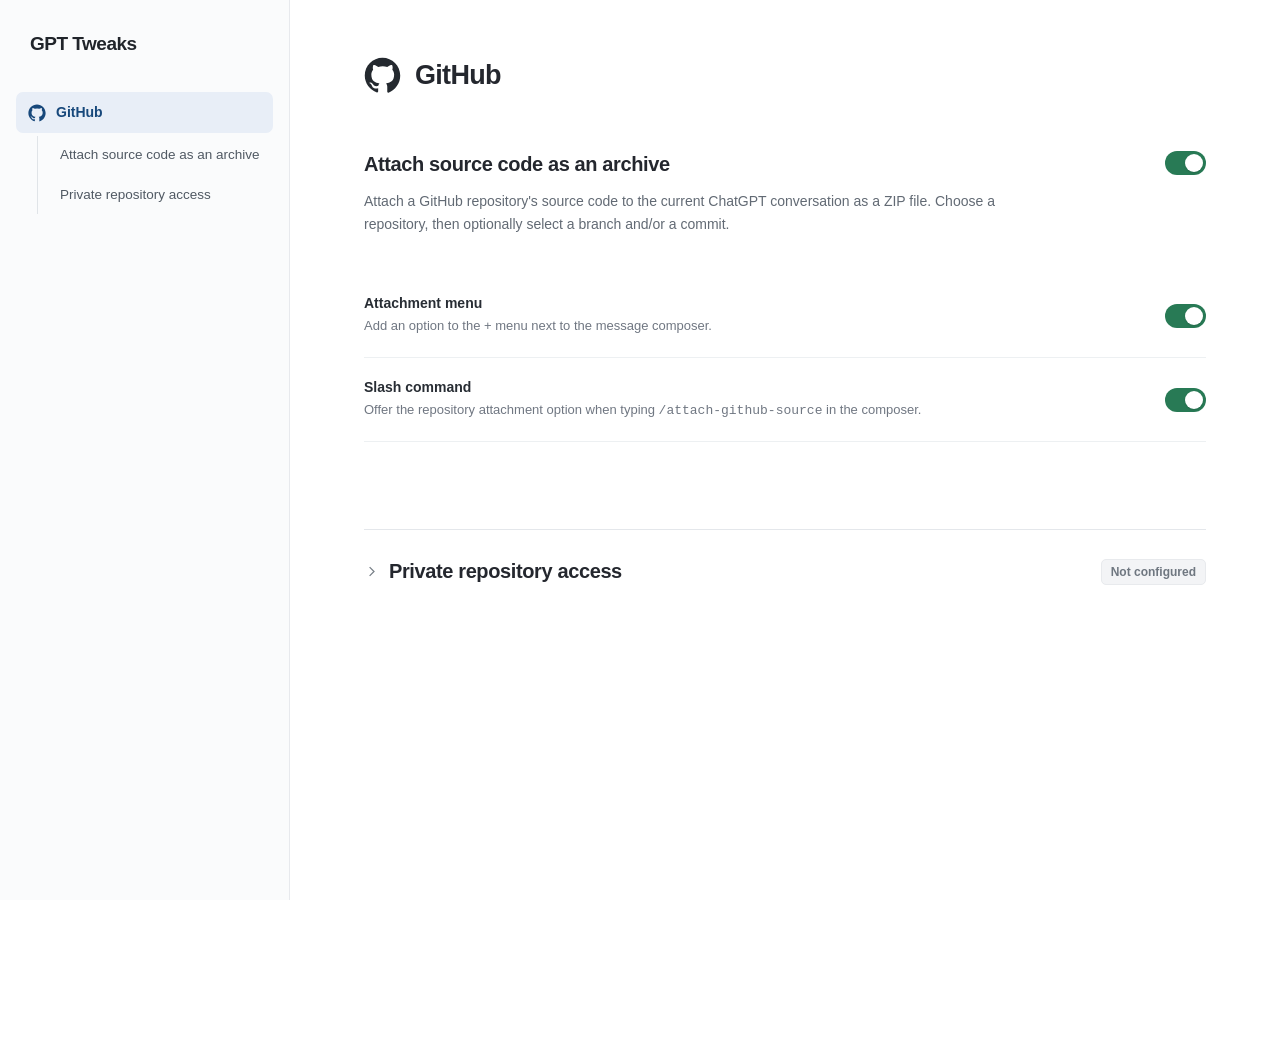
<file: prototype/index.html>
<!doctype html>
<html lang="en">
	<head>
		<meta charset="utf-8" />
		<meta name="viewport" content="width=device-width, initial-scale=1" />
		<meta name="color-scheme" content="light" />
		<title>GPT Tweaks</title>
		<style>
			:root {
				font-family: -apple-system, BlinkMacSystemFont, "Segoe UI", Arial, sans-serif;
				color: #24272e;
				background: #fff;
				font-synthesis: none;
			}
			* {
				box-sizing: border-box;
			}
			html {
				scroll-behavior: smooth;
			}
			body {
				margin: 0;
				min-width: 900px;
			}
			button,
			input {
				font: inherit;
			}
			button {
				cursor: pointer;
			}
			a {
				color: #2164b6;
				text-decoration: none;
			}
			a:hover {
				text-decoration: underline;
			}
			:focus-visible {
				outline: 3px solid #9cbdff;
				outline-offset: 3px;
			}
			.layout {
				display: grid;
				grid-template-columns: 290px minmax(0, 1fr);
				min-height: 100vh;
			}
			.sidebar {
				height: 100vh;
				position: sticky;
				top: 0;
				background: #fafbfc;
				border-right: 1px solid #e7e9ed;
				padding: 33px 16px 24px;
				display: flex;
				flex-direction: column;
			}
			.brand {
				font-weight: 710;
				font-size: 19px;
				letter-spacing: -0.5px;
				margin: 0 14px 37px;
				color: #20242a;
			}
			.nav {
				display: flex;
				flex-direction: column;
				gap: 3px;
			}
			.nav-item {
				display: flex;
				align-items: center;
				gap: 10px;
				padding: 10px 12px;
				border-radius: 7px;
				color: #505963;
				font-size: 14px;
				line-height: 1.45;
				min-height: 41px;
				transition: background 0.15s;
			}
			.nav-item:hover {
				background: #edf0f3;
				text-decoration: none;
			}
			.nav-item[aria-current="location"] {
				background: #e8eef7;
				color: #17487b;
				font-weight: 600;
			}
			.nav-item svg {
				flex: none;
			}
			.nav-child {
				margin-left: 21px;
				padding-left: 12px;
				border-left: 1px solid #e0e4e8;
			}
			.nav-child .nav-item {
				font-size: 13.5px;
				padding: 9px 10px;
				min-height: 38px;
			}
			.nav-child .nav-item + .nav-item {
				margin-top: 2px;
			}
			.main {
				width: min(100%, 1070px);
				padding: 57px 74px max(410px, 52vh);
			}
			.page-heading {
				display: flex;
				gap: 14px;
				align-items: center;
				margin-bottom: 57px;
				scroll-margin-top: 44px;
			}
			.github-mark {
				height: 37px;
				width: 37px;
				color: #24292f;
				flex: none;
			}
			h1 {
				font-size: 27px;
				letter-spacing: -0.7px;
				margin: 0;
				line-height: 1.25;
				font-weight: 675;
			}
			h2 {
				font-size: 20px;
				line-height: 1.35;
				letter-spacing: -0.38px;
				font-weight: 655;
				margin: 0;
			}
			.feature {
				scroll-margin-top: 50px;
			}
			.feature-heading {
				display: flex;
				align-items: flex-start;
				justify-content: space-between;
				gap: 34px;
			}
			.feature-heading h2 {
				max-width: 615px;
			}
			.description {
				font-size: 14px;
				color: #626a74;
				line-height: 1.62;
				max-width: 660px;
				margin: 12px 0 0;
			}
			.feature-body {
				margin-top: 39px;
				transition: opacity 0.16s;
			}
			.feature-body.inactive {
				opacity: 0.46;
			}
			.subheading {
				font-size: 12px;
				text-transform: uppercase;
				color: #707780;
				font-weight: 680;
				letter-spacing: 0.07em;
				margin: 0 0 7px;
			}
			.setting-row {
				display: flex;
				align-items: center;
				justify-content: space-between;
				gap: 26px;
				border-bottom: 1px solid #edf0f2;
				padding: 21px 0;
			}
			.setting-row:last-of-type {
				border-bottom: 0;
			}
			.setting-title {
				font-size: 14px;
				font-weight: 610;
				color: #282d34;
			}
			.setting-description {
				color: #707782;
				font-size: 13px;
				line-height: 1.5;
				margin-top: 5px;
			}
			.switch {
				position: relative;
				display: inline-flex;
				align-items: center;
				width: 41px;
				height: 24px;
				flex: none;
				cursor: pointer;
			}
			.switch input {
				position: absolute;
				opacity: 0;
				width: 100%;
				height: 100%;
				margin: 0;
				cursor: inherit;
			}
			.switch .track {
				display: block;
				width: 41px;
				height: 24px;
				border-radius: 20px;
				background: #c6cbd1;
				transition: background 0.15s;
			}
			.switch .track::after {
				content: "";
				display: block;
				width: 18px;
				height: 18px;
				border-radius: 50%;
				background: #fff;
				box-shadow: 0 1px 2px #0002;
				position: absolute;
				top: 3px;
				left: 3px;
				transition: transform 0.15s;
			}
			.switch input:checked + .track {
				background: #287a55;
			}
			.switch input:checked + .track::after {
				transform: translateX(17px);
			}
			.switch input:focus-visible + .track {
				outline: 3px solid #9cbdff;
				outline-offset: 3px;
			}
			.switch input:disabled {
				cursor: not-allowed;
			}
			.switch:has(input:disabled) {
				cursor: not-allowed;
			}
			.feedback {
				min-height: 22px;
				margin: 9px 0 0;
				font-size: 12.5px;
				color: #9b501e;
			}
			.private-section {
				border-top: 1px solid #e4e7eb;
				margin-top: 56px;
				padding-top: 24px;
				scroll-margin-top: 45px;
			}
			.private-panel {
				border: 0;
				margin: 0;
				padding: 0;
			}
			.private-panel summary {
				list-style: none;
				cursor: pointer;
				display: flex;
				align-items: center;
				gap: 14px;
				justify-content: space-between;
				padding: 4px 0;
			}
			.private-panel summary::-webkit-details-marker {
				display: none;
			}
			.private-panel summary:focus-visible {
				border-radius: 5px;
			}
			.private-label {
				display: flex;
				align-items: center;
				gap: 10px;
				min-width: 0;
			}
			.chevron {
				color: #777f87;
				flex: none;
				transition: transform 0.18s;
			}
			details[open] .chevron {
				transform: rotate(90deg);
			}
			.private-status {
				font-size: 12px;
				font-weight: 550;
				white-space: nowrap;
				color: #6f7780;
				background: #f3f4f6;
				border: 1px solid #e8eaed;
				border-radius: 5px;
				padding: 5px 9px;
			}
			.private-status.configured {
				color: #23583f;
				background: #eff8f2;
				border-color: #d4e8dc;
			}
			.private-body {
				padding: 20px 0 0 28px;
				max-width: 670px;
			}
			.private-body p {
				font-size: 14px;
				line-height: 1.6;
				color: #5b646e;
				margin: 0 0 21px;
			}
			.field-label {
				font-size: 13px;
				font-weight: 610;
				display: block;
				margin-bottom: 9px;
			}
			.input-wrap {
				display: flex;
				align-items: stretch;
				width: 100%;
				max-width: 560px;
				border: 1px solid #cfd5dc;
				border-radius: 7px;
				overflow: hidden;
				background: white;
			}
			.input-wrap:focus-within {
				border-color: #5884ba;
				box-shadow: 0 0 0 3px #dbe9ff;
			}
			.token-input {
				background: transparent;
				border: 0;
				outline: 0;
				min-width: 0;
				flex: 1;
				padding: 12px 13px;
				color: #24272e;
				font-size: 13.5px;
				letter-spacing: 0.1px;
			}
			.token-input:focus-visible {
				outline: 0;
			}
			.token-input::placeholder {
				color: #949aa2;
			}
			.reveal {
				background: none;
				border: 0;
				border-left: 1px solid #e6e9ed;
				padding: 0 14px;
				color: #4f5964;
				font-size: 12.5px;
			}
			.reveal:hover {
				background: #f6f8fb;
			}
			.token-actions {
				min-height: 26px;
				display: flex;
				align-items: center;
				gap: 14px;
				margin-top: 10px;
			}
			.token-message {
				font-size: 12.5px;
				color: #65707b;
			}
			.clear {
				font-size: 12.5px;
				background: none;
				border: 0;
				padding: 0;
				color: #ad3d37;
				text-decoration: underline;
				text-underline-offset: 2px;
			}
			.help {
				border-top: 1px solid #edf0f2;
				margin-top: 22px;
				padding-top: 19px;
				color: #69717b;
				font-size: 13px;
				line-height: 1.65;
			}
			.help a {
				font-weight: 560;
			}
			@media (prefers-reduced-motion: reduce) {
				html {
					scroll-behavior: auto;
				}
				*,
				*::before,
				*::after {
					transition: none !important;
				}
			}
		</style>
	</head>
	<body>
		<div class="layout">
			<aside class="sidebar" aria-label="Navigation">
				<div class="brand">GPT Tweaks</div>
				<nav class="nav" aria-label="Settings sections">
					<a href="#github" class="nav-item" data-section="github">
						<svg width="18" height="18" viewBox="0 0 24 24" aria-hidden="true" fill="currentColor">
							<path
								d="M12 .5C5.65.5.5 5.65.5 12c0 5.1 3.3 9.43 7.89 10.96.58.1.79-.25.79-.56v-2.1c-3.21.7-3.89-1.36-3.89-1.36-.53-1.34-1.3-1.7-1.3-1.7-1.06-.73.08-.72.08-.72 1.17.08 1.79 1.2 1.79 1.2 1.04 1.78 2.73 1.26 3.4.96.1-.75.41-1.26.75-1.55-2.56-.29-5.25-1.28-5.25-5.7 0-1.26.45-2.29 1.19-3.1-.12-.29-.52-1.47.11-3.06 0 0 .97-.31 3.19 1.19a11.1 11.1 0 0 1 5.81 0c2.22-1.5 3.18-1.19 3.18-1.19.64 1.59.24 2.77.12 3.06.75.81 1.19 1.84 1.19 3.1 0 4.43-2.69 5.41-5.26 5.7.42.37.8 1.09.8 2.2v3.26c0 .31.21.67.8.56C20.2 21.43 23.5 17.1 23.5 12c0-6.35-5.15-11.5-11.5-11.5Z" />
						</svg>
						GitHub
					</a>
					<div class="nav-child">
						<a href="#archive" class="nav-item" data-section="archive">Attach source code as an archive</a>
						<a href="#private-access" class="nav-item" data-section="private-access">Private repository access</a>
					</div>
				</nav>
			</aside>

			<main class="main">
				<header id="github" class="page-heading">
					<svg class="github-mark" viewBox="0 0 24 24" fill="currentColor" aria-hidden="true">
						<path
							d="M12 .5C5.65.5.5 5.65.5 12c0 5.1 3.3 9.43 7.89 10.96.58.1.79-.25.79-.56v-2.1c-3.21.7-3.89-1.36-3.89-1.36-.53-1.34-1.3-1.7-1.3-1.7-1.06-.73.08-.72.08-.72 1.17.08 1.79 1.2 1.79 1.2 1.04 1.78 2.73 1.26 3.4.96.1-.75.41-1.26.75-1.55-2.56-.29-5.25-1.28-5.25-5.7 0-1.26.45-2.29 1.19-3.1-.12-.29-.52-1.47.11-3.06 0 0 .97-.31 3.19 1.19a11.1 11.1 0 0 1 5.81 0c2.22-1.5 3.18-1.19 3.18-1.19.64 1.59.24 2.77.12 3.06.75.81 1.19 1.84 1.19 3.1 0 4.43-2.69 5.41-5.26 5.7.42.37.8 1.09.8 2.2v3.26c0 .31.21.67.8.56C20.2 21.43 23.5 17.1 23.5 12c0-6.35-5.15-11.5-11.5-11.5Z" />
					</svg>
					<h1>GitHub</h1>
				</header>

				<section id="archive" class="feature" aria-labelledby="archive-title">
					<div class="feature-heading">
						<h2 id="archive-title">Attach source code as an archive</h2>
						<label class="switch" title="Enable repository attachments">
							<input type="checkbox" id="archive-enabled" checked aria-label="Enable attaching a repository archive" />
							<span class="track"></span>
						</label>
					</div>
					<p class="description">
						Attach a GitHub repository's source code to the current ChatGPT conversation as a ZIP file. Choose a
						repository, then optionally select a branch and/or a commit.
					</p>
					<div class="feature-body" id="attachment-methods">
						<div class="setting-row">
							<div>
								<div class="setting-title">Attachment menu</div>
								<div class="setting-description">Add an option to the + menu next to the message composer.</div>
							</div>
							<label class="switch" title="Attachment menu">
								<input type="checkbox" id="method-menu" checked aria-label="Enable attachment menu option" />
								<span class="track"></span>
							</label>
						</div>
						<div class="setting-row">
							<div>
								<div class="setting-title">Slash command</div>
								<div class="setting-description">
									Offer the repository attachment option when typing <code>/attach-github-source</code> in the composer.
								</div>
							</div>
							<label class="switch" title="Slash command">
								<input type="checkbox" id="method-slash" checked aria-label="Enable slash command option" />
								<span class="track"></span>
							</label>
						</div>
						<div class="feedback" id="method-feedback" role="status" aria-live="polite"></div>
					</div>
				</section>

				<section id="private-access" class="private-section" aria-label="Private repository access">
					<details class="private-panel" id="private-panel">
						<summary>
							<span class="private-label">
								<svg
									class="chevron"
									width="15"
									height="15"
									viewBox="0 0 24 24"
									fill="none"
									stroke="currentColor"
									stroke-width="2"
									aria-hidden="true">
									<path d="m9 5 7 7-7 7" />
								</svg>
								<h2>Private repository access</h2>
							</span>
							<span id="private-status" class="private-status">Not configured</span>
						</summary>
						<div class="private-body">
							<p>
								By default, you cannot read from private repositories without authorization. Provide authorization for
								GPT Tweaks' GitHub-related utilities by adding a personal access token.
							</p>
							<label class="field-label" for="token">Personal access token</label>
							<div class="input-wrap">
								<input
									id="token"
									class="token-input"
									type="password"
									placeholder="Paste your token"
									autocomplete="off"
									spellcheck="false" />
								<button class="reveal" type="button" id="reveal-token" aria-label="Show token">Show</button>
							</div>
							<div class="token-actions">
								<span class="token-message" id="token-message" role="status" aria-live="polite"></span>
								<button type="button" class="clear" id="remove-token" hidden>Remove token</button>
							</div>
							<div class="help">
								<a href="https://github.com/settings/personal-access-tokens/" target="_blank" rel="noopener noreferrer"
									>Create a fine-grained token on GitHub</a
								>. Select the repositories it can access and grant <strong>Contents: Read-only</strong> permission.
							</div>
						</div>
					</details>
				</section>
			</main>
		</div>
		<script>
			;(() => {
				"use strict"
				const $ = id => document.getElementById(id)
				const enabled = $("archive-enabled")
				const menu = $("method-menu")
				const slash = $("method-slash")
				const methods = $("attachment-methods")
				const feedback = $("method-feedback")
				const panel = $("private-panel")
				const token = $("token")
				const reveal = $("reveal-token")
				const removeToken = $("remove-token")
				const tokenMessage = $("token-message")
				const privateStatus = $("private-status")
				const preferences = {
					enabled: localStorage.getItem("gpt-tweaks.archives.enabled") !== "false",
					menu: localStorage.getItem("gpt-tweaks.archives.menu") !== "false",
					slash: localStorage.getItem("gpt-tweaks.archives.slash") !== "false"
				}
				// Credentials remain in this tab session; the finished extension will need a separate credential-storage design.
				token.value = sessionStorage.getItem("gpt-tweaks.github.token") || ""
				enabled.checked = preferences.enabled
				menu.checked = preferences.menu
				slash.checked = preferences.slash
				if (!menu.checked && !slash.checked) menu.checked = true

				function syncFeature() {
					methods.classList.toggle("inactive", !enabled.checked)
					menu.disabled = !enabled.checked
					slash.disabled = !enabled.checked
					localStorage.setItem("gpt-tweaks.archives.enabled", enabled.checked)
					localStorage.setItem("gpt-tweaks.archives.menu", menu.checked)
					localStorage.setItem("gpt-tweaks.archives.slash", slash.checked)
				}
				enabled.addEventListener("change", () => {
					feedback.textContent = ""
					syncFeature()
				})
				;[menu, slash].forEach(control =>
					control.addEventListener("change", () => {
						if (!menu.checked && !slash.checked) {
							control.checked = true
							feedback.textContent = "Keep at least one attachment method enabled, or turn off the feature."
						} else feedback.textContent = ""
						syncFeature()
					})
				)
				syncFeature()

				let saveTimeout
				function syncTokenStatus() {
					const hasToken = Boolean(token.value.trim())
					privateStatus.textContent = hasToken ? "Token added" : "Not configured"
					privateStatus.classList.toggle("configured", hasToken)
					removeToken.hidden = !hasToken
				}
				function saveToken() {
					clearTimeout(saveTimeout)
					const value = token.value.trim()
					if (value) sessionStorage.setItem("gpt-tweaks.github.token", value)
					else sessionStorage.removeItem("gpt-tweaks.github.token")
					syncTokenStatus()
					tokenMessage.textContent = value ? "Saved" : ""
				}
				token.addEventListener("input", () => {
					tokenMessage.textContent = ""
					clearTimeout(saveTimeout)
					syncTokenStatus()
					saveTimeout = setTimeout(saveToken, 450)
				})
				token.addEventListener("blur", saveToken)
				reveal.addEventListener("click", () => {
					const exposed = token.type === "password"
					token.type = exposed ? "text" : "password"
					reveal.textContent = exposed ? "Hide" : "Show"
					reveal.setAttribute("aria-label", exposed ? "Hide token" : "Show token")
				})
				removeToken.addEventListener("click", () => {
					clearTimeout(saveTimeout)
					token.value = ""
					sessionStorage.removeItem("gpt-tweaks.github.token")
					tokenMessage.textContent = "Removed"
					syncTokenStatus()
					token.focus()
				})
				syncTokenStatus()

				const links = [...document.querySelectorAll("[data-section]")]
				const targets = links.map(link => $(link.dataset.section))
				let explicitNavigateUntil = 0
				function setActive(id) {
					links.forEach(link => {
						if (link.dataset.section === id) link.setAttribute("aria-current", "location")
						else link.removeAttribute("aria-current")
					})
				}
				function updateActive() {
					if (performance.now() < explicitNavigateUntil) return
					const threshold = 130
					let active = targets[0].id
					for (const section of targets) {
						if (section.getBoundingClientRect().top <= threshold) active = section.id
					}
					setActive(active)
				}
				links.forEach(link =>
					link.addEventListener("click", () => {
						if (link.dataset.section === "private-access") panel.open = true
						setActive(link.dataset.section)
						explicitNavigateUntil = performance.now() + 650
					})
				)
				window.addEventListener("scroll", updateActive, { passive: true })
				window.addEventListener("resize", updateActive)
				updateActive()
			})()
		</script>
	</body>
</html>
</file>
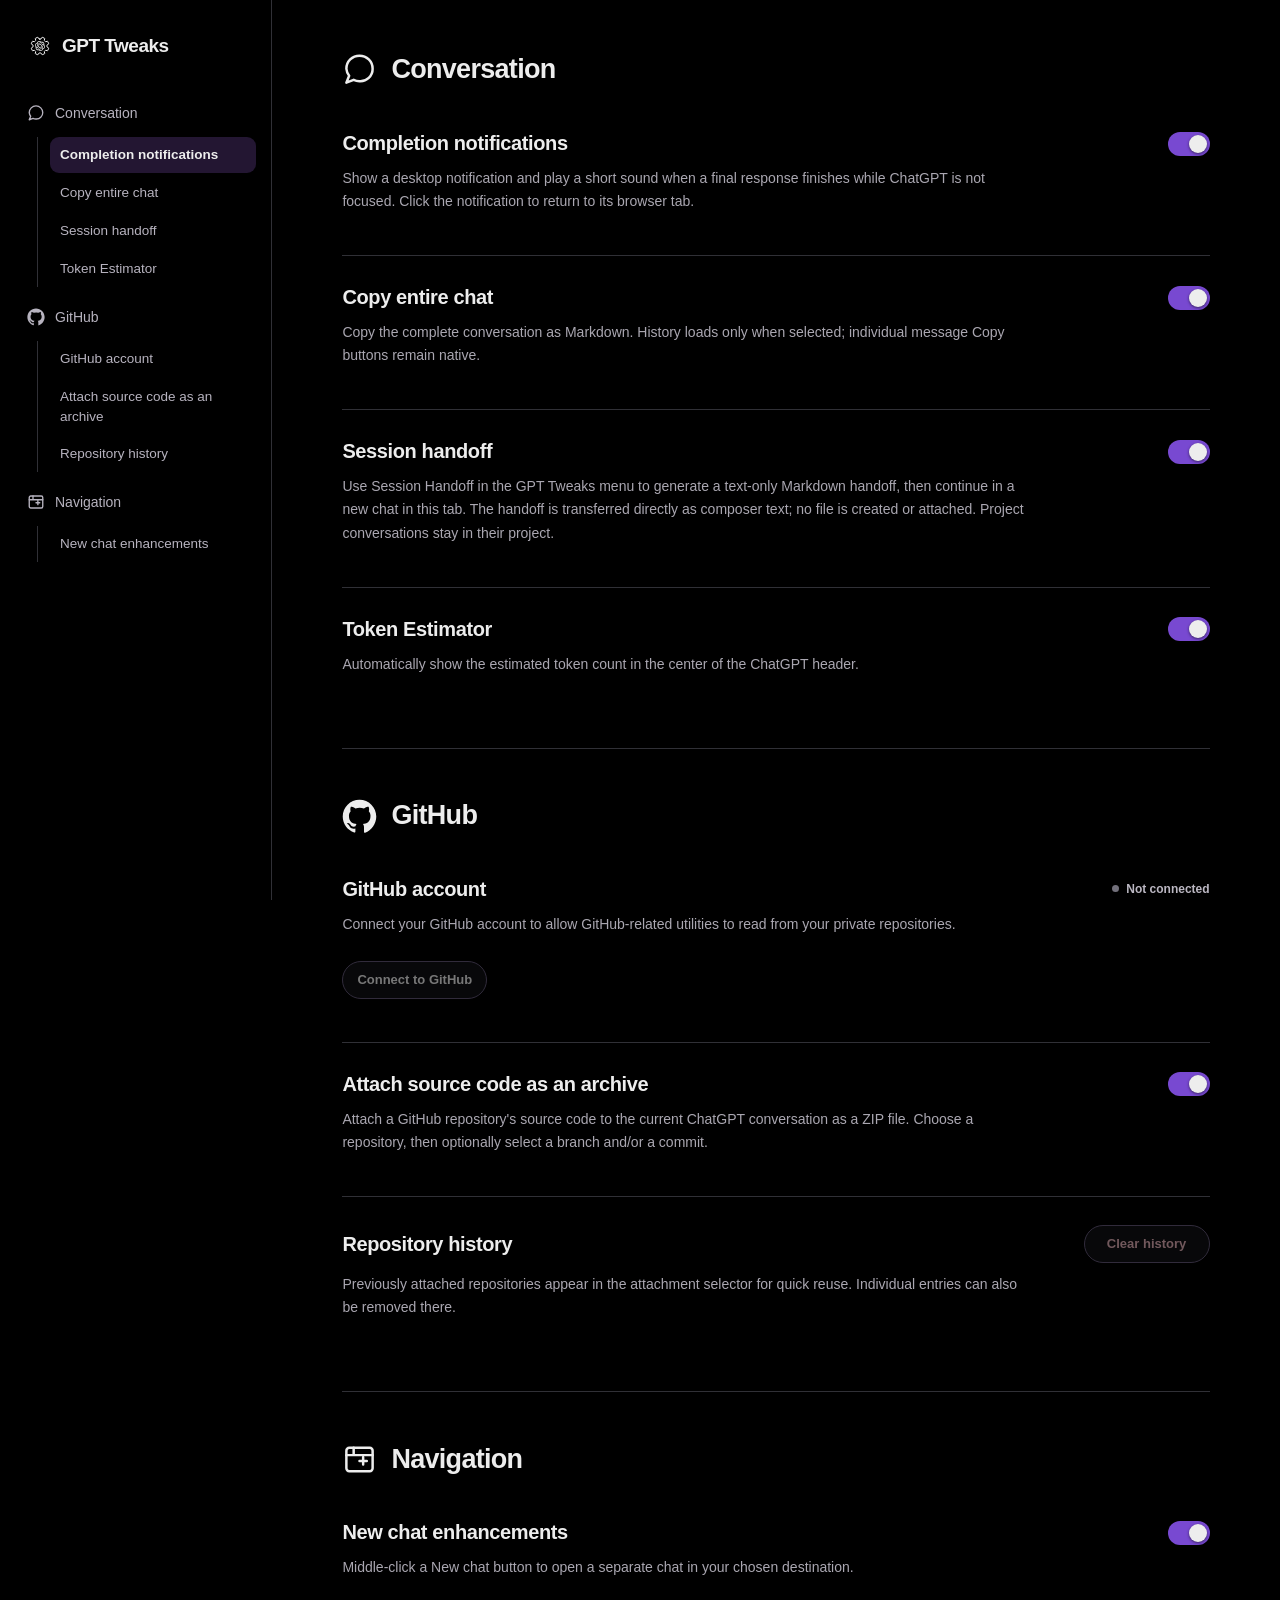
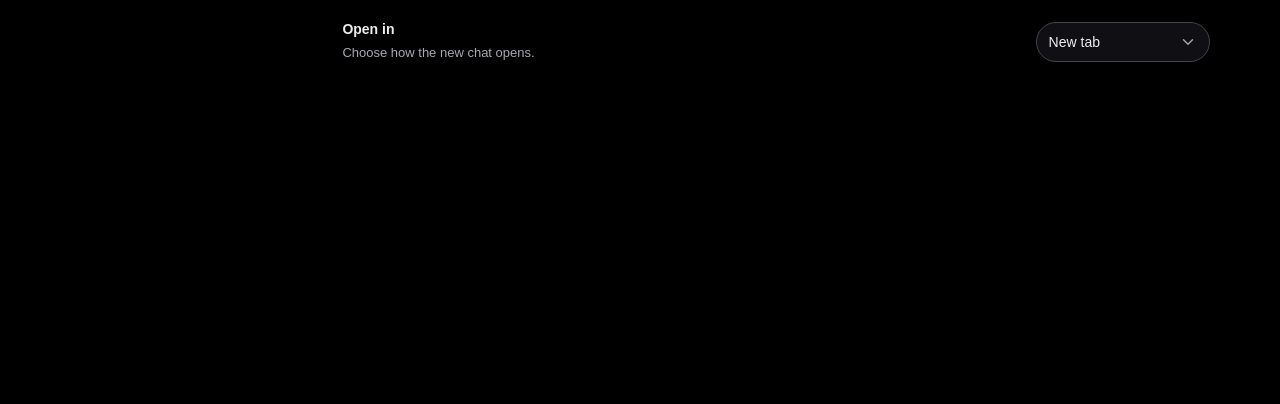
<file: settings/index.html>
<!doctype html>
<html lang="en">
	<head>
		<meta charset="utf-8" />
		<meta name="viewport" content="width=device-width, initial-scale=1" />
		<meta name="color-scheme" content="dark" />
		<title>GPT Tweaks</title>
		<link rel="icon" type="image/svg+xml" href="../assets/gpt-tweaks.svg" />
		<link rel="stylesheet" href="../shared/ui/select.css" />
		<link rel="stylesheet" href="style.css" />
		<script src="storage.js" defer></script>
		<script src="github.js" defer></script>
		<script src="../shared/ui/select.js" defer></script>
		<script src="index.js" defer></script>
	</head>
	<body>
		<div class="layout">
			<aside class="sidebar" aria-label="Navigation">
				<div class="brand"><img src="../assets/gpt-tweaks.svg" width="24" height="24" alt="" aria-hidden="true" />GPT Tweaks</div>
				<nav class="nav">
					<a href="#conversation" class="nav-item" data-section="conversation">
						<svg
							width="18"
							height="18"
							viewBox="0 0 24 24"
							aria-hidden="true"
							fill="none"
							stroke="currentColor"
							stroke-width="1.8"
							stroke-linecap="round"
							stroke-linejoin="round">
							<path d="M21 11.5a8.4 8.4 0 0 1-9 8.5 9 9 0 0 1-4-.9L3 21l1.9-4.7A8.8 8.8 0 0 1 3 11.5a9 9 0 0 1 18 0Z" />
						</svg>
						Conversation
					</a>
					<div class="nav-child">
						<a href="#completion-notifications" class="nav-item" data-section="completion-notifications">Completion notifications</a>
						<a href="#enhanced-copy" class="nav-item" data-section="enhanced-copy">Copy entire chat</a>
						<a href="#session-handoff" class="nav-item" data-section="session-handoff">Session handoff</a>
						<a href="#token-estimator" class="nav-item" data-section="token-estimator">Token Estimator</a>
					</div>

					<a href="#github" class="nav-item" data-section="github">
						<svg width="18" height="18" viewBox="0 0 24 24" aria-hidden="true" fill="currentColor">
							<path
								d="M12 .5C5.65.5.5 5.65.5 12c0 5.1 3.3 9.43 7.89 10.96.58.1.79-.25.79-.56v-2.1c-3.21.7-3.89-1.36-3.89-1.36-.53-1.34-1.3-1.7-1.3-1.7-1.06-.73.08-.72.08-.72 1.17.08 1.79 1.2 1.79 1.2 1.04 1.78 2.73 1.26 3.4.96.1-.75.41-1.26.75-1.55-2.56-.29-5.25-1.28-5.25-5.7 0-1.26.45-2.29 1.19-3.1-.12-.29-.52-1.47.11-3.06 0 0 .97-.31 3.19 1.19a11.1 11.1 0 0 1 5.81 0c2.22-1.5 3.18-1.19 3.18-1.19.64 1.59.24 2.77.12 3.06.75.81 1.19 1.84 1.19 3.1 0 4.43-2.69 5.41-5.26 5.7.42.37.8 1.09.8 2.2v3.26c0 .31.21.67.8.56C20.2 21.43 23.5 17.1 23.5 12c0-6.35-5.15-11.5-11.5-11.5Z" />
						</svg>
						GitHub
					</a>
					<div class="nav-child">
						<a href="#github-account" class="nav-item" data-section="github-account">GitHub account</a>
						<a href="#archive" class="nav-item" data-section="archive">Attach source code as an archive</a>
						<a href="#repository-history" class="nav-item" data-section="repository-history">Repository history</a>
					</div>

					<a href="#navigation" class="nav-item" data-section="navigation">
						<svg
							width="18"
							height="18"
							viewBox="0 0 24 24"
							aria-hidden="true"
							fill="none"
							stroke="currentColor"
							stroke-width="1.8"
							stroke-linecap="round"
							stroke-linejoin="round">
							<rect x="3" y="4" width="18" height="16" rx="2"></rect>
							<path d="M3 9h18M8 4v5M12 13h5M14.5 10.5v5"></path>
						</svg>
						Navigation
					</a>
					<div class="nav-child">
						<a href="#new-chat" class="nav-item" data-section="new-chat">New chat enhancements</a>
					</div>
				</nav>
			</aside>

			<main class="main">
				<div class="conversation-category">
					<header id="conversation" class="page-heading">
						<svg
							class="github-mark"
							viewBox="0 0 24 24"
							fill="none"
							stroke="currentColor"
							stroke-width="1.7"
							stroke-linecap="round"
							stroke-linejoin="round"
							aria-hidden="true">
							<path d="M21 11.5a8.4 8.4 0 0 1-9 8.5 9 9 0 0 1-4-.9L3 21l1.9-4.7A8.8 8.8 0 0 1 3 11.5a9 9 0 0 1 18 0Z" />
						</svg>
						<h1>Conversation</h1>
					</header>
					<section id="completion-notifications" class="feature" aria-labelledby="notifications-title">
						<div class="feature-heading">
							<h2 id="notifications-title">Completion notifications</h2>
							<label class="switch" title="Enable completion notifications">
								<input type="checkbox" id="notifications-enabled" checked aria-label="Enable completion notifications" />
								<span class="track"></span>
							</label>
						</div>
						<p class="description">
							Show a desktop notification and play a short sound when a final response finishes while ChatGPT is not focused.
							Click the notification to return to its browser tab.
						</p>
					</section>
					<section id="enhanced-copy" class="feature" aria-labelledby="copy-title">
						<div class="feature-heading">
							<h2 id="copy-title">Copy entire chat</h2>
							<label class="switch" title="Enable Copy entire chat">
								<input type="checkbox" id="copy-enabled" checked aria-label="Enable Copy entire chat" />
								<span class="track"></span>
							</label>
						</div>
						<p class="description">
							Copy the complete conversation as Markdown. History loads only when selected;
							individual message Copy buttons remain native.
						</p>
					</section>
					<section id="session-handoff" class="feature" aria-labelledby="handoff-title">
						<div class="feature-heading">
							<h2 id="handoff-title">Session handoff</h2>
							<label class="switch" title="Enable session handoff">
								<input type="checkbox" id="handoff-enabled" checked aria-label="Enable session handoff" />
								<span class="track"></span>
							</label>
						</div>
						<p class="description">
							Use Session Handoff in the GPT Tweaks menu to generate a text-only Markdown handoff, then continue in a new chat in this tab.
							The handoff is transferred directly as composer text; no file is created or attached. Project conversations stay in their project.
						</p>
					</section>
					<section id="token-estimator" class="feature" aria-labelledby="token-estimator-title">
						<div class="feature-heading">
							<h2 id="token-estimator-title">Token Estimator</h2>
							<label class="switch" title="Enable token estimator">
								<input type="checkbox" id="context-enabled" checked aria-label="Enable token estimator" />
								<span class="track"></span>
							</label>
						</div>
						<p class="description">
							Automatically show the estimated token count in the center of the ChatGPT header.
						</p>
					</section>

				</div>

				<section class="github-category" aria-label="GitHub features">
					<header id="github" class="page-heading">
						<svg class="github-mark" viewBox="0 0 24 24" fill="currentColor" aria-hidden="true">
							<path
								d="M12 .5C5.65.5.5 5.65.5 12c0 5.1 3.3 9.43 7.89 10.96.58.1.79-.25.79-.56v-2.1c-3.21.7-3.89-1.36-3.89-1.36-.53-1.34-1.3-1.7-1.3-1.7-1.06-.73.08-.72.08-.72 1.17.08 1.79 1.2 1.79 1.2 1.04 1.78 2.73 1.26 3.4.96.1-.75.41-1.26.75-1.55-2.56-.29-5.25-1.28-5.25-5.7 0-1.26.45-2.29 1.19-3.1-.12-.29-.52-1.47.11-3.06 0 0 .97-.31 3.19 1.19a11.1 11.1 0 0 1 5.81 0c2.22-1.5 3.18-1.19 3.18-1.19.64 1.59.24 2.77.12 3.06.75.81 1.19 1.84 1.19 3.1 0 4.43-2.69 5.41-5.26 5.7.42.37.8 1.09.8 2.2v3.26c0 .31.21.67.8.56C20.2 21.43 23.5 17.1 23.5 12c0-6.35-5.15-11.5-11.5-11.5Z" />
						</svg>
						<h1>GitHub</h1>
					</header>

					<section id="github-account" class="feature github-settings-section" aria-labelledby="github-account-title">
						<div class="feature-heading">
							<h2 id="github-account-title">GitHub account</h2>
							<span id="github-account-status" class="account-status" role="status" aria-live="polite">Not connected</span>
						</div>
						<p id="github-account-description" class="description">Connect your GitHub account to allow GitHub-related utilities to read from your private repositories.</p>
						<strong id="github-device-code" class="github-device-code" aria-label="GitHub authorization code" hidden></strong>
						<div id="github-auth-error" class="github-auth-error" role="alert" hidden></div>
						<div class="feature-body" id="github-account-controls">
							<div class="github-account-actions">
								<button type="button" class="settings-action" id="github-sign-in" disabled>Connect to GitHub</button>
								<button type="button" class="settings-action" id="github-install-action" hidden>Install GPT Tweaks on GitHub</button>
								<button type="button" class="settings-action danger-action" id="github-disconnect" hidden>
									Disconnect from GitHub
								</button>
							</div>
						</div>
					</section>

					<section id="archive" class="feature" aria-labelledby="archive-title">
						<div class="feature-heading">
							<h2 id="archive-title">Attach source code as an archive</h2>
							<label class="switch" title="Enable repository attachments">
								<input
									type="checkbox"
									id="archive-enabled"
									checked
									aria-label="Enable attaching a repository archive" />
								<span class="track"></span>
							</label>
						</div>
						<p class="description">
							Attach a GitHub repository's source code to the current ChatGPT conversation as a ZIP file. Choose a
							repository, then optionally select a branch and/or a commit.
						</p>
					</section>

					<section id="repository-history" class="feature github-settings-section" aria-labelledby="repository-history-title">
						<div class="feature-heading">
							<h2 id="repository-history-title">Repository history</h2>
							<button type="button" id="clear-repository-history" class="settings-action danger-action" disabled>Clear history</button>
						</div>
						<p class="description">Previously attached repositories appear in the attachment selector for quick reuse. Individual entries can also be removed there.</p>
						<div class="feedback" id="repository-history-feedback" role="status" aria-live="polite"></div>
					</section>
				</section>

				<section class="navigation-category" aria-label="Navigation features">
					<header id="navigation" class="page-heading">
						<svg
							class="github-mark"
							viewBox="0 0 24 24"
							fill="none"
							stroke="currentColor"
							stroke-width="1.7"
							stroke-linecap="round"
							stroke-linejoin="round"
							aria-hidden="true">
							<rect x="3" y="4" width="18" height="16" rx="2"></rect>
							<path d="M3 9h18M8 4v5M12 13h5M14.5 10.5v5"></path>
						</svg>
						<h1>Navigation</h1>
					</header>
					<section id="new-chat" class="feature" aria-labelledby="new-chat-title">
						<div class="feature-heading">
							<h2 id="new-chat-title">New chat enhancements</h2>
							<label class="switch" title="Enable new chat shortcuts">
								<input type="checkbox" id="new-chat-enabled" checked aria-label="Enable new chat shortcuts" />
								<span class="track"></span>
							</label>
						</div>
						<p class="description">Middle-click a New chat button to open a separate chat in your chosen destination.</p>
						<div class="feature-body" id="new-chat-controls">
							<div class="setting-row">
								<div class="setting-text">
									<label for="new-chat-destination-trigger" class="setting-title">Open in</label>
									<div class="setting-description">Choose how the new chat opens.</div>
								</div>
								<div class="compact-select gt-select-wrap">
									<select id="new-chat-destination" hidden>
										<option value="tab" selected>New tab</option>
										<option value="window">New window</option>
									</select>
									<button type="button" id="new-chat-destination-trigger" class="gt-select-trigger"
										aria-label="Open new chat in" aria-haspopup="listbox" aria-expanded="false"
										aria-controls="new-chat-destination-options">
										<span>New tab</span>
										<svg aria-hidden="true" width="18" height="18" viewBox="0 0 20 20" fill="none">
											<path d="m5 7.5 5 5 5-5" stroke="currentColor" stroke-width="1.5" stroke-linecap="round" stroke-linejoin="round"/>
										</svg>
									</button>
									<div id="new-chat-destination-options" class="gt-select-list" role="listbox"
										aria-label="Open in" hidden></div>
								</div>
							</div>
						</div>
					</section>
				</section>
			</main>
		</div>
	</body>
</html>
</file>
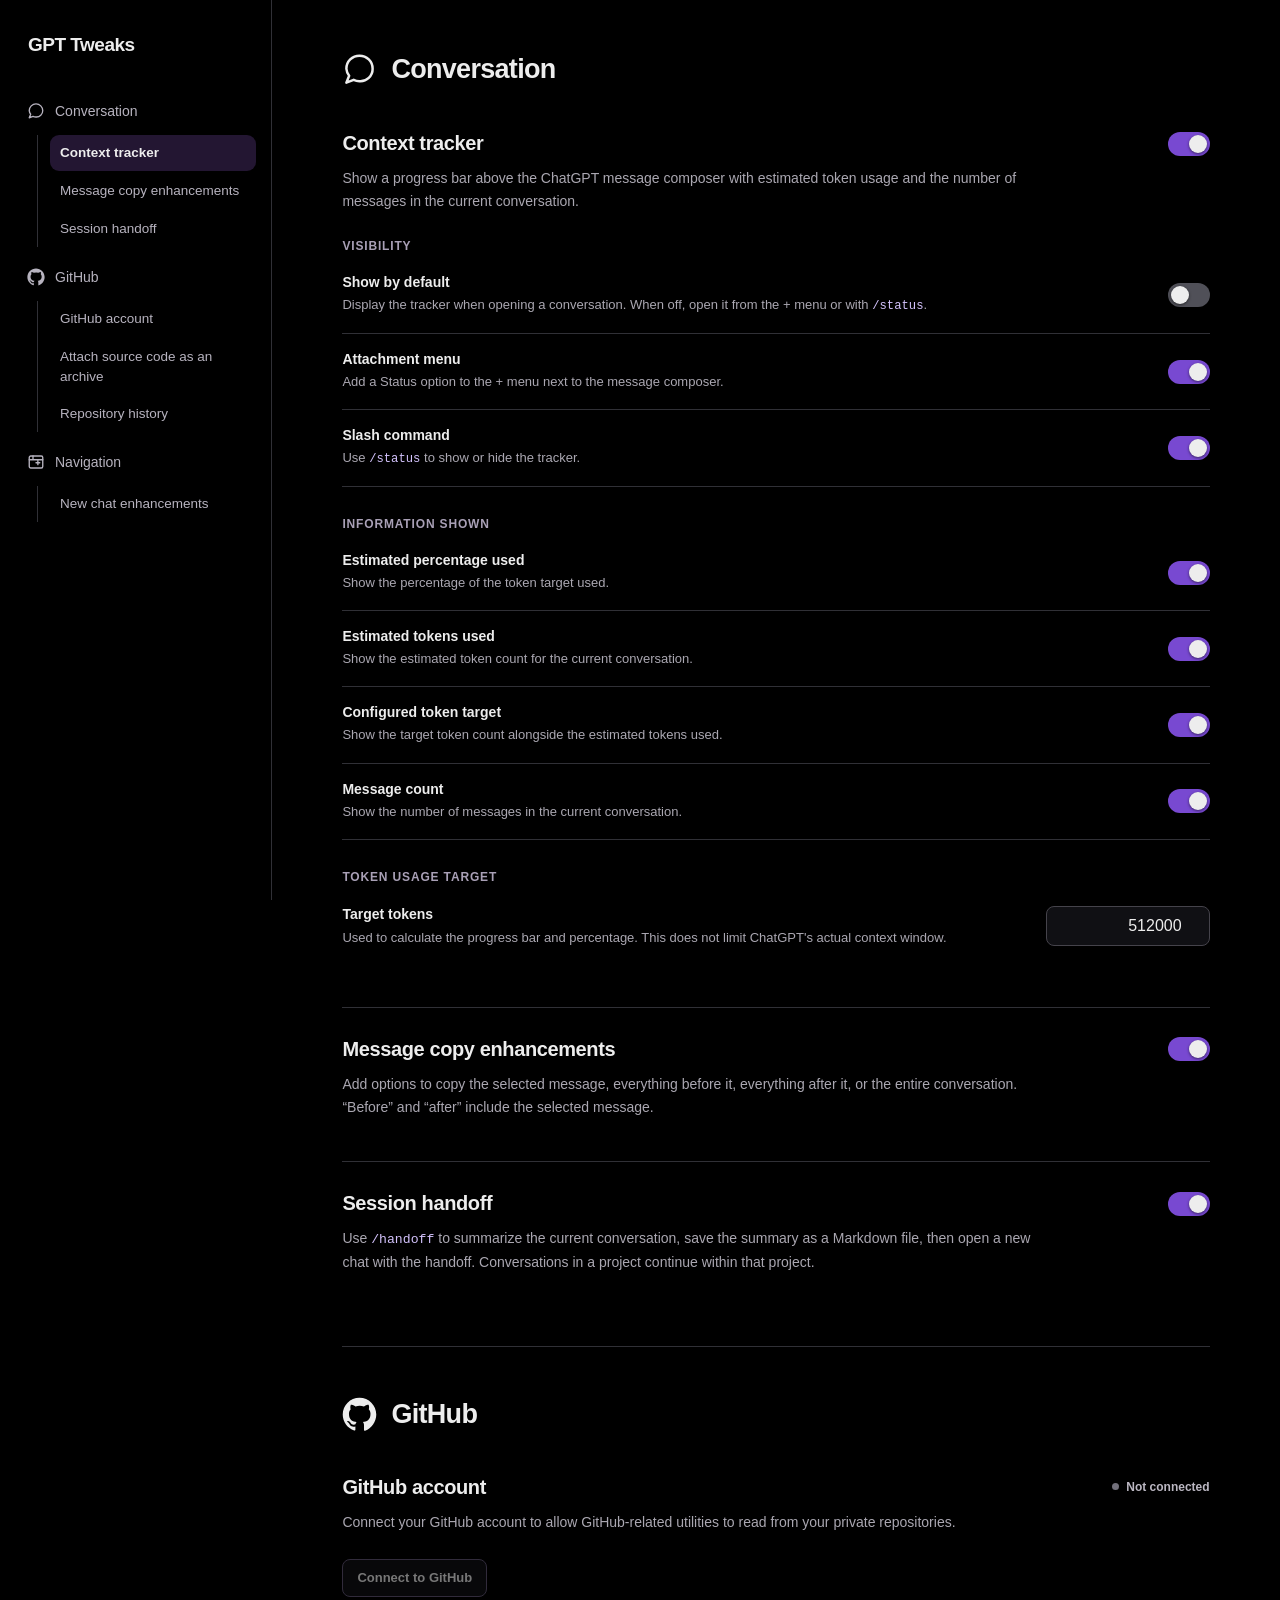
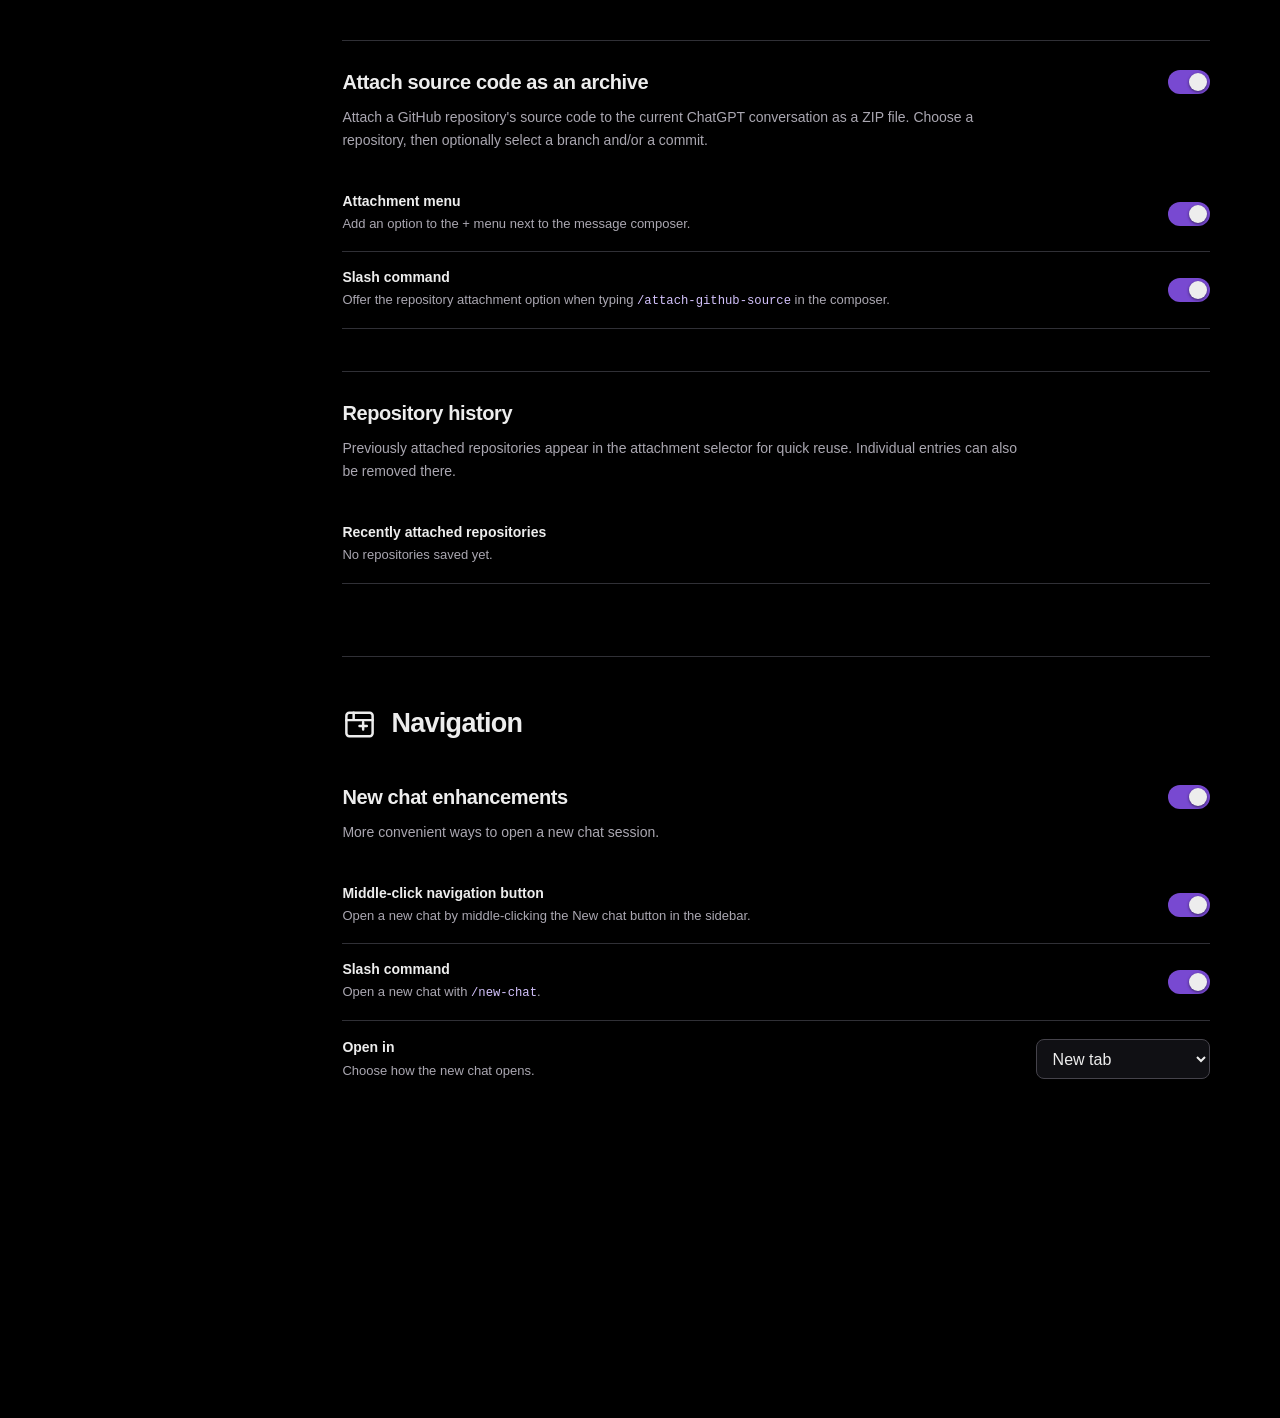
<file: website/index.html>
<!doctype html>
<html lang="en">
	<head>
		<meta charset="utf-8" />
		<meta name="viewport" content="width=device-width, initial-scale=1" />
		<meta name="color-scheme" content="dark" />
		<title>GPT Tweaks</title>
		<link rel="stylesheet" href="style.css" />
		<script src="settings-storage.js" defer></script>
		<script src="index.js" defer></script>
	</head>
	<body>
		<div class="layout">
			<aside class="sidebar" aria-label="Navigation">
				<div class="brand">GPT Tweaks</div>
				<nav class="nav">
					<a href="#conversation" class="nav-item" data-section="conversation">
						<svg
							width="18"
							height="18"
							viewBox="0 0 24 24"
							aria-hidden="true"
							fill="none"
							stroke="currentColor"
							stroke-width="1.8"
							stroke-linecap="round"
							stroke-linejoin="round">
							<path d="M21 11.5a8.4 8.4 0 0 1-9 8.5 9 9 0 0 1-4-.9L3 21l1.9-4.7A8.8 8.8 0 0 1 3 11.5a9 9 0 0 1 18 0Z" />
						</svg>
						Conversation
					</a>
					<div class="nav-child">
						<a href="#context-tracker" class="nav-item" data-section="context-tracker">Context tracker</a>

						<a href="#enhanced-copy" class="nav-item" data-section="enhanced-copy">Message copy enhancements</a>
						<a href="#session-handoff" class="nav-item" data-section="session-handoff">Session handoff</a>
					</div>

					<a href="#github" class="nav-item" data-section="github">
						<svg width="18" height="18" viewBox="0 0 24 24" aria-hidden="true" fill="currentColor">
							<path
								d="M12 .5C5.65.5.5 5.65.5 12c0 5.1 3.3 9.43 7.89 10.96.58.1.79-.25.79-.56v-2.1c-3.21.7-3.89-1.36-3.89-1.36-.53-1.34-1.3-1.7-1.3-1.7-1.06-.73.08-.72.08-.72 1.17.08 1.79 1.2 1.79 1.2 1.04 1.78 2.73 1.26 3.4.96.1-.75.41-1.26.75-1.55-2.56-.29-5.25-1.28-5.25-5.7 0-1.26.45-2.29 1.19-3.1-.12-.29-.52-1.47.11-3.06 0 0 .97-.31 3.19 1.19a11.1 11.1 0 0 1 5.81 0c2.22-1.5 3.18-1.19 3.18-1.19.64 1.59.24 2.77.12 3.06.75.81 1.19 1.84 1.19 3.1 0 4.43-2.69 5.41-5.26 5.7.42.37.8 1.09.8 2.2v3.26c0 .31.21.67.8.56C20.2 21.43 23.5 17.1 23.5 12c0-6.35-5.15-11.5-11.5-11.5Z" />
						</svg>
						GitHub
					</a>
					<div class="nav-child">
						<a href="#github-account" class="nav-item" data-section="github-account">GitHub account</a>
						<a href="#archive" class="nav-item" data-section="archive">Attach source code as an archive</a>
						<a href="#repository-history" class="nav-item" data-section="repository-history">Repository history</a>
					</div>

					<a href="#navigation" class="nav-item" data-section="navigation">
						<svg
							width="18"
							height="18"
							viewBox="0 0 24 24"
							aria-hidden="true"
							fill="none"
							stroke="currentColor"
							stroke-width="1.8"
							stroke-linecap="round"
							stroke-linejoin="round">
							<rect x="3" y="4" width="18" height="16" rx="2"></rect>
							<path d="M3 9h18M8 4v5M12 13h5M14.5 10.5v5"></path>
						</svg>
						Navigation
					</a>
					<div class="nav-child">
						<a href="#new-chat" class="nav-item" data-section="new-chat">New chat enhancements</a>
					</div>
				</nav>
			</aside>

			<main class="main">
				<div class="conversation-category">
					<header id="conversation" class="page-heading">
						<svg
							class="github-mark"
							viewBox="0 0 24 24"
							fill="none"
							stroke="currentColor"
							stroke-width="1.7"
							stroke-linecap="round"
							stroke-linejoin="round"
							aria-hidden="true">
							<path d="M21 11.5a8.4 8.4 0 0 1-9 8.5 9 9 0 0 1-4-.9L3 21l1.9-4.7A8.8 8.8 0 0 1 3 11.5a9 9 0 0 1 18 0Z" />
						</svg>
						<h1>Conversation</h1>
					</header>
					<section id="context-tracker" class="feature" aria-labelledby="context-title">
						<div class="feature-heading">
							<h2 id="context-title">Context tracker</h2>
							<label class="switch" title="Enable context tracker">
								<input type="checkbox" id="context-enabled" checked aria-label="Enable context tracker" />
								<span class="track"></span>
							</label>
						</div>
						<p class="description">
							Show a progress bar above the ChatGPT message composer with estimated token usage and the number of
							messages in the current conversation.
						</p>
						<div class="feature-body" id="context-controls">
							<h3 class="subheading">Visibility</h3>
							<div class="setting-row">
								<div class="setting-text">
									<div class="setting-title">Show by default</div>
									<div class="setting-description">
										Display the tracker when opening a conversation. When off, open it from the + menu or with
										<code>/status</code>.
									</div>
								</div>
								<label class="switch" title="Show context tracker by default">
									<input type="checkbox" id="context-default-visible" aria-label="Show context tracker by default" />
									<span class="track"></span>
								</label>
							</div>
							<div class="setting-row">
								<div class="setting-text">
									<div class="setting-title">Attachment menu</div>
									<div class="setting-description">Add a Status option to the + menu next to the message composer.</div>
								</div>
								<label class="switch" title="Show Status in attachment menu">
									<input type="checkbox" id="context-menu" checked aria-label="Show Status in attachment menu" />
									<span class="track"></span>
								</label>
							</div>
							<div class="setting-row">
								<div class="setting-text">
									<div class="setting-title">Slash command</div>
									<div class="setting-description">Use <code>/status</code> to show or hide the tracker.</div>
								</div>
								<label class="switch" title="Enable status slash command">
									<input type="checkbox" id="context-slash" checked aria-label="Enable slash status command" />
									<span class="track"></span>
								</label>
							</div>
							<div class="feedback" id="context-feedback" role="status" aria-live="polite"></div>
							<h3 class="subheading group-heading">Information shown</h3>
							<div class="setting-row">
								<div class="setting-text">
									<div class="setting-title">Estimated percentage used</div>
									<div class="setting-description">Show the percentage of the token target used.</div>
								</div>
								<label class="switch" title="Show estimated percentage">
									<input
										type="checkbox"
										id="context-show-percent"
										checked
										aria-label="Show estimated percentage used" />
									<span class="track"></span>
								</label>
							</div>
							<div class="setting-row">
								<div class="setting-text">
									<div class="setting-title">Estimated tokens used</div>
									<div class="setting-description">Show the estimated token count for the current conversation.</div>
								</div>
								<label class="switch" title="Show estimated tokens used">
									<input type="checkbox" id="context-show-tokens" checked aria-label="Show estimated tokens used" />
									<span class="track"></span>
								</label>
							</div>
							<div class="setting-row">
								<div class="setting-text">
									<div class="setting-title">Configured token target</div>
									<div class="setting-description">
										Show the target token count alongside the estimated tokens used.
									</div>
								</div>
								<label class="switch" title="Show configured token target">
									<input type="checkbox" id="context-show-limit" checked aria-label="Show configured token target" />
									<span class="track"></span>
								</label>
							</div>
							<div class="setting-row">
								<div class="setting-text">
									<div class="setting-title">Message count</div>
									<div class="setting-description">Show the number of messages in the current conversation.</div>
								</div>
								<label class="switch" title="Show message count">
									<input type="checkbox" id="context-show-messages" checked aria-label="Show message count" />
									<span class="track"></span>
								</label>
							</div>
							<h3 class="subheading group-heading">Token usage target</h3>
							<div class="setting-row">
								<div class="setting-text">
									<label class="setting-title" for="context-target">Target tokens</label>
									<div class="setting-description">
										Used to calculate the progress bar and percentage. This does not limit ChatGPT's actual context
										window.
									</div>
								</div>
								<input
									id="context-target"
									class="token-target"
									type="number"
									min="1"
									step="1"
									value="512000"
									required
									aria-label="Target tokens" />
							</div>
						</div>
					</section>

					<section id="enhanced-copy" class="feature" aria-labelledby="copy-title">
						<div class="feature-heading">
							<h2 id="copy-title">Message copy enhancements</h2>
							<label class="switch" title="Enable enhanced message copy">
								<input type="checkbox" id="copy-enabled" checked aria-label="Enable enhanced message copy" />
								<span class="track"></span>
							</label>
						</div>
						<p class="description">
							Add options to copy the selected message, everything before it, everything after it, or the entire
							conversation. “Before” and “after” include the selected message.
						</p>
					</section>
					<section id="session-handoff" class="feature" aria-labelledby="handoff-title">
						<div class="feature-heading">
							<h2 id="handoff-title">Session handoff</h2>
							<label class="switch" title="Enable session handoff">
								<input type="checkbox" id="handoff-enabled" checked aria-label="Enable session handoff" />
								<span class="track"></span>
							</label>
						</div>
						<p class="description">
							Use <code>/handoff</code> to summarize the current conversation, save the summary as a Markdown file, then
							open a new chat with the handoff. Conversations in a project continue within that project.
						</p>
					</section>
				</div>

				<section class="github-category" aria-label="GitHub features">
					<header id="github" class="page-heading">
						<svg class="github-mark" viewBox="0 0 24 24" fill="currentColor" aria-hidden="true">
							<path
								d="M12 .5C5.65.5.5 5.65.5 12c0 5.1 3.3 9.43 7.89 10.96.58.1.79-.25.79-.56v-2.1c-3.21.7-3.89-1.36-3.89-1.36-.53-1.34-1.3-1.7-1.3-1.7-1.06-.73.08-.72.08-.72 1.17.08 1.79 1.2 1.79 1.2 1.04 1.78 2.73 1.26 3.4.96.1-.75.41-1.26.75-1.55-2.56-.29-5.25-1.28-5.25-5.7 0-1.26.45-2.29 1.19-3.1-.12-.29-.52-1.47.11-3.06 0 0 .97-.31 3.19 1.19a11.1 11.1 0 0 1 5.81 0c2.22-1.5 3.18-1.19 3.18-1.19.64 1.59.24 2.77.12 3.06.75.81 1.19 1.84 1.19 3.1 0 4.43-2.69 5.41-5.26 5.7.42.37.8 1.09.8 2.2v3.26c0 .31.21.67.8.56C20.2 21.43 23.5 17.1 23.5 12c0-6.35-5.15-11.5-11.5-11.5Z" />
						</svg>
						<h1>GitHub</h1>
					</header>

					<section id="github-account" class="feature github-settings-section" aria-labelledby="github-account-title">
						<div class="feature-heading">
							<h2 id="github-account-title">GitHub account</h2>
							<span id="github-account-status" class="account-status" role="status" aria-live="polite">Not connected</span>
						</div>
						<p id="github-account-description" class="description">Connect your GitHub account to allow GitHub-related utilities to read from your private repositories.</p>
						<strong id="github-device-code" class="github-device-code" aria-label="GitHub authorization code" hidden></strong>
						<div id="github-auth-error" class="github-auth-error" role="alert" hidden></div>
						<div class="feature-body" id="github-account-controls">
							<div class="github-account-actions">
								<button type="button" class="settings-action" id="github-sign-in" disabled>Connect to GitHub</button>
								<button type="button" class="settings-action" id="github-install-action" hidden>Install GPT Tweaks on GitHub</button>
								<button type="button" class="settings-action danger-action" id="github-disconnect" hidden>
									Disconnect from GitHub
								</button>
							</div>
						</div>
					</section>

					<section id="archive" class="feature" aria-labelledby="archive-title">
						<div class="feature-heading">
							<h2 id="archive-title">Attach source code as an archive</h2>
							<label class="switch" title="Enable repository attachments">
								<input
									type="checkbox"
									id="archive-enabled"
									checked
									aria-label="Enable attaching a repository archive" />
								<span class="track"></span>
							</label>
						</div>
						<p class="description">
							Attach a GitHub repository's source code to the current ChatGPT conversation as a ZIP file. Choose a
							repository, then optionally select a branch and/or a commit.
						</p>
						<div class="feature-body" id="attachment-methods">
							<div class="setting-row">
								<div>
									<div class="setting-title">Attachment menu</div>
									<div class="setting-description">Add an option to the + menu next to the message composer.</div>
								</div>
								<label class="switch" title="Attachment menu">
									<input type="checkbox" id="method-menu" checked aria-label="Enable attachment menu option" />
									<span class="track"></span>
								</label>
							</div>
							<div class="setting-row">
								<div>
									<div class="setting-title">Slash command</div>
									<div class="setting-description">
										Offer the repository attachment option when typing <code>/attach-github-source</code> in the
										composer.
									</div>
								</div>
								<label class="switch" title="Slash command">
									<input type="checkbox" id="method-slash" checked aria-label="Enable slash command option" />
									<span class="track"></span>
								</label>
							</div>
							<div class="feedback" id="method-feedback" role="status" aria-live="polite"></div>
						</div>
					</section>

					<section
						id="repository-history"
						class="feature github-settings-section"
						aria-labelledby="repository-history-title">
						<div class="feature-heading">
							<h2 id="repository-history-title">Repository history</h2>
						</div>
						<p class="description">
							Previously attached repositories appear in the attachment selector for quick reuse. Individual entries can
							also be removed there.
						</p>
						<div class="feature-body">
							<div class="setting-row">
								<div class="setting-text">
									<div class="setting-title">Recently attached repositories</div>
									<div class="setting-description" id="repository-history-status">No repositories saved yet.</div>
								</div>
								<button type="button" id="clear-repository-history" class="settings-action danger-action" hidden>
									Clear history
								</button>
							</div>
							<div class="feedback" id="repository-history-feedback" role="status" aria-live="polite"></div>
						</div>
					</section>
				</section>

				<section class="navigation-category" aria-label="Navigation features">
					<header id="navigation" class="page-heading">
						<svg
							class="github-mark"
							viewBox="0 0 24 24"
							fill="none"
							stroke="currentColor"
							stroke-width="1.7"
							stroke-linecap="round"
							stroke-linejoin="round"
							aria-hidden="true">
							<rect x="3" y="4" width="18" height="16" rx="2"></rect>
							<path d="M3 9h18M8 4v5M12 13h5M14.5 10.5v5"></path>
						</svg>
						<h1>Navigation</h1>
					</header>
					<section id="new-chat" class="feature" aria-labelledby="new-chat-title">
						<div class="feature-heading">
							<h2 id="new-chat-title">New chat enhancements</h2>
							<label class="switch" title="Enable new chat shortcuts">
								<input type="checkbox" id="new-chat-enabled" checked aria-label="Enable new chat shortcuts" />
								<span class="track"></span>
							</label>
						</div>
						<p class="description">More convenient ways to open a new chat session.</p>
						<div class="feature-body" id="new-chat-controls">
							<div class="setting-row">
								<div class="setting-text">
									<div class="setting-title">Middle-click navigation button</div>
									<div class="setting-description">
										Open a new chat by middle-clicking the New chat button in the sidebar.
									</div>
								</div>
								<label class="switch" title="Enable middle-click">
									<input
										type="checkbox"
										id="new-chat-middle-click"
										checked
										aria-label="Enable middle-click to open new chat" />
									<span class="track"></span>
								</label>
							</div>
							<div class="setting-row">
								<div class="setting-text">
									<div class="setting-title">Slash command</div>
									<div class="setting-description">Open a new chat with <code>/new-chat</code>.</div>
								</div>
								<label class="switch" title="Enable new chat slash command">
									<input type="checkbox" id="new-chat-slash" checked aria-label="Enable new chat slash command" />
									<span class="track"></span>
								</label>
							</div>
							<div class="setting-row">
								<div class="setting-text">
									<label for="new-chat-destination" class="setting-title">Open in</label>
									<div class="setting-description">Choose how the new chat opens.</div>
								</div>
								<select id="new-chat-destination" class="compact-select">
									<option value="tab" selected>New tab</option>
									<option value="window">New window</option>
								</select>
							</div>
						</div>
					</section>
				</section>
			</main>
		</div>
	</body>
</html>
</file>
<file: shared/ui/select.css>
/* Shared rounded selector used by settings and the GitHub attachment dialog. */
.gt-select-wrap { position:relative; flex:none; }
.gt-select-trigger {
  display:flex; align-items:center; justify-content:space-between; gap:8px;
  width:100%; min-height:45px; padding:9px 16px;
  border:1px solid #555; border-radius:999px; background:#292929;
  color:#ededed; font:inherit; font-size:13px; text-align:left; cursor:pointer;
}
.gt-select-trigger > span { flex:1; min-width:0; overflow:hidden; text-overflow:ellipsis; white-space:nowrap; }
.gt-select-trigger > svg { display:block; flex:none; color:#c6c6c6; pointer-events:none; }
.gt-select-trigger:disabled { opacity:.65; cursor:not-allowed; }
.gt-select-trigger[aria-expanded="true"] { border-color:#777; }
.gt-select-list {
  position:absolute; top:calc(100% + 8px); left:0; right:0; z-index:35;
  max-height:min(260px,38vh); overflow:auto; padding:6px;
  background:#2b2b2b; border:1px solid #454545; border-radius:15px;
  box-shadow:0 14px 40px #0007;
}
.gt-select-list[hidden] { display:none!important; }
.gt-select-option {
  display:block; width:100%; padding:9px 11px; border:0; border-radius:9px;
  background:transparent; color:#ededed; font:inherit; font-size:13px;
  text-align:left; overflow:hidden; text-overflow:ellipsis;
  white-space:nowrap; cursor:pointer;
}
.gt-select-option:hover, .gt-select-option:focus-visible { background:#454545; }
.gt-select-option[aria-selected="true"] { background:#3d3d3d; }
</file>
<file: settings/style.css>
:root {
	color-scheme: dark;
	font-family: -apple-system, BlinkMacSystemFont, "Segoe UI", Arial, sans-serif;
	font-synthesis: none;
	--page: #000000;
	--text: #ededed;
	--muted: #aaa7b1;
	--subtle: #89868f;
	--accent: #7849d1;
	--border: #303036;
	--control: #101014;
	--hover: #191320;
	--active: #231632;
	--focus: #7849d1;
	background: var(--page);
	color: var(--text);
}
* { box-sizing: border-box; }
html { background: var(--page); scroll-behavior: smooth; }
body { margin: 0; min-width: 860px; background: var(--page); }
button, input, select { font: inherit; }
button { cursor: pointer; }
a { color: #b89df2; text-decoration: none; }
a:hover { text-decoration: underline; }
:focus-visible { outline: 2px solid var(--focus); outline-offset: 3px; }

.layout {
	display: grid;
	grid-template-columns: 272px minmax(0, 1fr);
	min-height: 100vh;
}
.sidebar {
	position: sticky;
	top: 0;
	height: 100vh;
	padding: 34px 15px 25px;
	display: flex;
	flex-direction: column;
	overflow-y: auto;
	background: var(--page);
	border-right: 1px solid var(--border);
}
.brand {
	display: flex;
	align-items: center;
	gap: 10px;
	margin: 0 13px 35px;
	font-size: 19px;
	font-weight: 710;
	letter-spacing: -0.5px;
	color: var(--text);
}
.brand img { flex: none; width: 24px; height: 24px; }
.nav { display: flex; flex-direction: column; gap: 3px; }
.nav-item {
	display: flex;
	align-items: center;
	gap: 10px;
	min-height: 40px;
	padding: 9px 12px;
	border-radius: 9px;
	color: #b7b3bf;
	font-size: 14px;
	line-height: 1.45;
	transition: background-color 0.15s, color 0.15s;
}
.nav-item svg { flex: none; }
.nav-item:hover { background: var(--hover); color: var(--text); text-decoration: none; }
.nav-item[aria-current="location"] {
	color: var(--text);
	background: var(--active);
	font-weight: 600;
}
.nav-child {
	margin: 1px 0 7px 22px;
	padding-left: 12px;
	border-left: 1px solid var(--border);
}
.nav-child .nav-item {
	font-size: 13.5px;
	min-height: 36px;
	padding: 8px 10px;
}
.nav-child .nav-item + .nav-item { margin-top: 2px; }

.main {
	width: min(100%, 1020px);
	padding: 52px clamp(36px, 5.5vw, 78px) max(260px, 36vh);
}
.page-heading {
	display: flex;
	align-items: center;
	gap: 14px;
	margin-bottom: 43px;
	scroll-margin-top: 42px;
}
.github-mark {
	width: 35px;
	height: 35px;
	color: var(--text);
	flex: none;
}
h1 {
	margin: 0;
	color: var(--text);
	font-size: 27px;
	font-weight: 675;
	line-height: 1.25;
	letter-spacing: -0.7px;
}
h2 {
	margin: 0;
	color: var(--text);
	font-size: 20px;
	font-weight: 655;
	line-height: 1.35;
	letter-spacing: -0.38px;
}
.feature { scroll-margin-top: 45px; }
.feature-heading {
	display: flex;
	align-items: center;
	justify-content: space-between;
	gap: 20px;
}
.feature-heading h2 { max-width: 615px; }
.description {
	max-width: 690px;
	margin: 10px 0 0;
	color: var(--muted);
	font-size: 14px;
	line-height: 1.65;
}
.feature-body {
	margin-top: 26px;
	transition: opacity 0.16s;
}
.feature-body.inactive { opacity: 0.46; }
.setting-row {
	display: flex;
	align-items: center;
	justify-content: space-between;
	gap: 24px;
	min-height: 70px;
	padding: 17px 0;
	border-bottom: 1px solid var(--border);
}
.setting-row:last-of-type { border-bottom: 0; }
.setting-row .setting-text { min-width: 0; max-width: 620px; }
.setting-title {
	font-size: 14px;
	font-weight: 610;
	color: var(--text);
}
.setting-description {
	margin-top: 5px;
	color: var(--muted);
	font-size: 13px;
	line-height: 1.55;
}
.switch {
	position: relative;
	display: inline-flex;
	align-items: center;
	width: 42px;
	height: 24px;
	flex: none;
	cursor: pointer;
}
.switch input {
	position: absolute;
	width: 100%;
	height: 100%;
	margin: 0;
	opacity: 0;
	cursor: inherit;
}
.switch .track {
	display: block;
	width: 42px;
	height: 24px;
	border-radius: 24px;
	background: #505058;
	transition: background-color 0.15s;
}
.switch .track::after {
	content: "";
	position: absolute;
	top: 3px;
	left: 3px;
	width: 18px;
	height: 18px;
	background: #ededed;
	border-radius: 50%;
	box-shadow: 0 1px 3px #0008;
	transition: transform 0.15s;
}
.switch input:checked + .track { background: var(--accent); }
.switch input:checked + .track::after { transform: translateX(18px); }
.switch input:focus-visible + .track {
	outline: 2px solid var(--focus);
	outline-offset: 3px;
}
.switch:has(input:disabled) { cursor: not-allowed; }
.switch:has(input:disabled) .track { opacity: 0.52; }

.feedback {
	margin: 8px 0 0;
	font-size: 12.5px;
	line-height: 1.5;
	color: #c7aaff;
}
.feedback:empty { display: none; }
/* Keep the reusable dropdown's behavior, but use Settings' own palette,
   typography and control sizing rather than the GitHub dialog's colors. */
.compact-select { width: 174px; }
.compact-select .gt-select-trigger {
	min-height: 40px; padding: 9px 12px;
	border-color: #45434b; background: var(--control);
	color: var(--text); font-size: 14px;
}
.compact-select .gt-select-trigger > svg { color: var(--muted); }
.compact-select .gt-select-trigger:hover:not(:disabled) {
	border-color: #625777;
}
.compact-select .gt-select-trigger[aria-expanded="true"] {
	border-color: var(--accent);
}
.compact-select .gt-select-list {
	background: var(--control); border-color: #45434b;
	border-radius: 14px;
}
.compact-select .gt-select-option {
	color: var(--text); font-size: 13.5px;
}
.compact-select .gt-select-option:hover, .compact-select .gt-select-option:focus-visible {
	background: var(--hover);
}
.compact-select .gt-select-option[aria-selected="true"] {
	background: var(--active);
}
.compact-select .gt-select-trigger:focus-visible {
	outline-color: var(--focus);
}

.github-category, .navigation-category {
	margin-top: 72px;
	padding-top: 50px;
	border-top: 1px solid var(--border);
}
.conversation-category .feature + .feature,
.github-category > .feature + .feature {
	margin-top: 42px;
	padding-top: 28px;
	border-top: 1px solid var(--border);
}
.github-category .feature-body,
.navigation-category .feature-body { margin-top: 24px; }
.github-category .page-heading,
.navigation-category .page-heading { margin-bottom: 42px; }
.github-account-actions {
	display: flex;
	align-items: center;
	gap: 10px;
	min-height: 40px;
}
.account-status {
	flex: none;
	font-size: 12px;
	font-weight: 560;
	line-height: 1.4;
	color: #bbb7c2;
}
.account-status::before {
	content: "";
	display: inline-block;
	width: 7px;
	height: 7px;
	margin-right: 7px;
	border-radius: 50%;
	background: #72707b;
	vertical-align: 1px;
}
.account-status.connected::before { background: var(--accent); }
.settings-action {
	flex: none;
	min-width: 126px;
	min-height: 38px;
	padding: 8px 14px;
	border: 1px solid #625777;
	border-radius: 999px;
	background: var(--control);
	color: var(--text);
	font-size: 13px;
	font-weight: 600;
	line-height: 1.35;
}
.settings-action:hover:not(:disabled) {
	background: var(--hover);
	border-color: var(--accent);
}
.settings-action:disabled {
	opacity: 0.5;
	cursor: not-allowed;
}
.settings-action[hidden] { display: none; }
.settings-action.danger-action { color: #e2b0b8; }
.settings-action.danger-action:hover:not(:disabled) { border-color: #b96880; }

@media (max-width: 1120px) {
	.layout { grid-template-columns: 244px minmax(0, 1fr); }
	.main { padding-inline: 36px; }
}
@media (prefers-reduced-motion: reduce) {
	html { scroll-behavior: auto; }
	*, *::before, *::after { transition: none !important; }
}

/* GitHub authorization code uses the same unboxed treatment as the approved mockup. */
.github-device-code {
	display: block;
	width: max-content;
	margin-top: 24px;
	font-size: 24px;
	font-weight: 650;
	letter-spacing: 0.10em;
	font-variant-numeric: tabular-nums;
	user-select: all;
}
.github-device-code[hidden],
.github-auth-error[hidden],
#github-account-controls[hidden] { display: none; }
.github-auth-error {
	margin-top: 17px;
	color: #f2a9a9;
	font-size: 13px;
	line-height: 1.5;
}
</file>
<file: website/style.css>
:root {
	color-scheme: dark;
	font-family: -apple-system, BlinkMacSystemFont, "Segoe UI", Arial, sans-serif;
	font-synthesis: none;
	--page: #000000;
	--text: #ededed;
	--muted: #aaa7b1;
	--subtle: #89868f;
	--accent: #7849d1;
	--border: #303036;
	--control: #101014;
	--hover: #191320;
	--active: #231632;
	--focus: #7849d1;
	background: var(--page);
	color: var(--text);
}
* { box-sizing: border-box; }
html { background: var(--page); scroll-behavior: smooth; }
body { margin: 0; min-width: 860px; background: var(--page); }
button, input, select { font: inherit; }
button { cursor: pointer; }
a { color: #b89df2; text-decoration: none; }
a:hover { text-decoration: underline; }
:focus-visible { outline: 2px solid var(--focus); outline-offset: 3px; }

.layout {
	display: grid;
	grid-template-columns: 272px minmax(0, 1fr);
	min-height: 100vh;
}
.sidebar {
	position: sticky;
	top: 0;
	height: 100vh;
	padding: 34px 15px 25px;
	display: flex;
	flex-direction: column;
	overflow-y: auto;
	background: var(--page);
	border-right: 1px solid var(--border);
}
.brand {
	margin: 0 13px 35px;
	font-size: 19px;
	font-weight: 710;
	letter-spacing: -0.5px;
	color: var(--text);
}
.nav { display: flex; flex-direction: column; gap: 3px; }
.nav-item {
	display: flex;
	align-items: center;
	gap: 10px;
	min-height: 40px;
	padding: 9px 12px;
	border-radius: 9px;
	color: #b7b3bf;
	font-size: 14px;
	line-height: 1.45;
	transition: background-color 0.15s, color 0.15s;
}
.nav-item svg { flex: none; }
.nav-item:hover { background: var(--hover); color: var(--text); text-decoration: none; }
.nav-item[aria-current="location"] {
	color: var(--text);
	background: var(--active);
	font-weight: 600;
}
.nav-child {
	margin: 1px 0 7px 22px;
	padding-left: 12px;
	border-left: 1px solid var(--border);
}
.nav-child .nav-item {
	font-size: 13.5px;
	min-height: 36px;
	padding: 8px 10px;
}
.nav-child .nav-item + .nav-item { margin-top: 2px; }

.main {
	width: min(100%, 1020px);
	padding: 52px clamp(36px, 5.5vw, 78px) max(260px, 36vh);
}
.page-heading {
	display: flex;
	align-items: center;
	gap: 14px;
	margin-bottom: 43px;
	scroll-margin-top: 42px;
}
.github-mark {
	width: 35px;
	height: 35px;
	color: var(--text);
	flex: none;
}
h1 {
	margin: 0;
	color: var(--text);
	font-size: 27px;
	font-weight: 675;
	line-height: 1.25;
	letter-spacing: -0.7px;
}
h2 {
	margin: 0;
	color: var(--text);
	font-size: 20px;
	font-weight: 655;
	line-height: 1.35;
	letter-spacing: -0.38px;
}
.feature { scroll-margin-top: 45px; }
.feature-heading {
	display: flex;
	align-items: center;
	justify-content: space-between;
	gap: 20px;
}
.feature-heading h2 { max-width: 615px; }
.description {
	max-width: 690px;
	margin: 10px 0 0;
	color: var(--muted);
	font-size: 14px;
	line-height: 1.65;
}
.feature-body {
	margin-top: 26px;
	transition: opacity 0.16s;
}
.feature-body.inactive { opacity: 0.46; }
.subheading {
	margin: 0 0 4px;
	font-size: 12px;
	font-weight: 680;
	letter-spacing: 0.07em;
	text-transform: uppercase;
	color: #a9a0b6;
}
.group-heading { margin-top: 30px; }
.setting-row {
	display: flex;
	align-items: center;
	justify-content: space-between;
	gap: 24px;
	min-height: 70px;
	padding: 17px 0;
	border-bottom: 1px solid var(--border);
}
.setting-row:last-of-type { border-bottom: 0; }
.setting-row .setting-text { min-width: 0; max-width: 620px; }
.setting-title {
	font-size: 14px;
	font-weight: 610;
	color: var(--text);
}
.setting-description {
	margin-top: 5px;
	color: var(--muted);
	font-size: 13px;
	line-height: 1.55;
}
code {
	font-size: 0.94em;
	color: #d3c2fc;
}
.switch {
	position: relative;
	display: inline-flex;
	align-items: center;
	width: 42px;
	height: 24px;
	flex: none;
	cursor: pointer;
}
.switch input {
	position: absolute;
	width: 100%;
	height: 100%;
	margin: 0;
	opacity: 0;
	cursor: inherit;
}
.switch .track {
	display: block;
	width: 42px;
	height: 24px;
	border-radius: 24px;
	background: #505058;
	transition: background-color 0.15s;
}
.switch .track::after {
	content: "";
	position: absolute;
	top: 3px;
	left: 3px;
	width: 18px;
	height: 18px;
	background: #ededed;
	border-radius: 50%;
	box-shadow: 0 1px 3px #0008;
	transition: transform 0.15s;
}
.switch input:checked + .track { background: var(--accent); }
.switch input:checked + .track::after { transform: translateX(18px); }
.switch input:focus-visible + .track {
	outline: 2px solid var(--focus);
	outline-offset: 3px;
}
.switch:has(input:disabled) { cursor: not-allowed; }
.switch:has(input:disabled) .track { opacity: 0.52; }

.feedback {
	margin: 8px 0 0;
	font-size: 12.5px;
	line-height: 1.5;
	color: #c7aaff;
}
.feedback:empty { display: none; }
.token-target, .compact-select {
	flex: none;
	min-height: 40px;
	padding: 9px 12px;
	border: 1px solid #45434b;
	border-radius: 8px;
	background: var(--control);
	color: var(--text);
}
.token-target { width: 164px; text-align: right; font-variant-numeric: tabular-nums; }
.compact-select { width: 174px; }
.token-target:focus, .compact-select:focus {
	border-color: var(--accent);
	outline-color: var(--focus);
}
.token-target:invalid { border-color: #d77979; }

.github-category, .navigation-category {
	margin-top: 72px;
	padding-top: 50px;
	border-top: 1px solid var(--border);
}
.conversation-category .feature + .feature,
.github-category > .feature + .feature {
	margin-top: 42px;
	padding-top: 28px;
	border-top: 1px solid var(--border);
}
.github-category .feature-body,
.navigation-category .feature-body { margin-top: 24px; }
.github-category .page-heading,
.navigation-category .page-heading { margin-bottom: 42px; }
.github-account-actions {
	display: flex;
	align-items: center;
	gap: 10px;
	min-height: 40px;
}
.account-status {
	flex: none;
	font-size: 12px;
	font-weight: 560;
	line-height: 1.4;
	color: #bbb7c2;
}
.account-status::before {
	content: "";
	display: inline-block;
	width: 7px;
	height: 7px;
	margin-right: 7px;
	border-radius: 50%;
	background: #72707b;
	vertical-align: 1px;
}
.account-status.connected::before { background: var(--accent); }
.settings-action {
	flex: none;
	min-width: 126px;
	min-height: 38px;
	padding: 8px 14px;
	border: 1px solid #625777;
	border-radius: 8px;
	background: var(--control);
	color: var(--text);
	font-size: 13px;
	font-weight: 600;
	line-height: 1.35;
}
.settings-action:hover:not(:disabled) {
	background: var(--hover);
	border-color: var(--accent);
}
.settings-action:disabled {
	opacity: 0.5;
	cursor: not-allowed;
}
.settings-action[hidden] { display: none; }
.settings-action.danger-action { color: #e2b0b8; }
.settings-action.danger-action:hover:not(:disabled) { border-color: #b96880; }

@media (max-width: 1120px) {
	.layout { grid-template-columns: 244px minmax(0, 1fr); }
	.main { padding-inline: 36px; }
}
@media (prefers-reduced-motion: reduce) {
	html { scroll-behavior: auto; }
	*, *::before, *::after { transition: none !important; }
}

/* GitHub authorization code uses the same unboxed treatment as the approved mockup. */
.github-device-code {
	display: block;
	width: max-content;
	margin-top: 24px;
	font-size: 24px;
	font-weight: 650;
	letter-spacing: 0.10em;
	font-variant-numeric: tabular-nums;
	user-select: all;
}
.github-device-code[hidden],
.github-auth-error[hidden],
#github-account-controls[hidden] { display: none; }
.github-auth-error {
	margin-top: 17px;
	color: #f2a9a9;
	font-size: 13px;
	line-height: 1.5;
}
</file>
